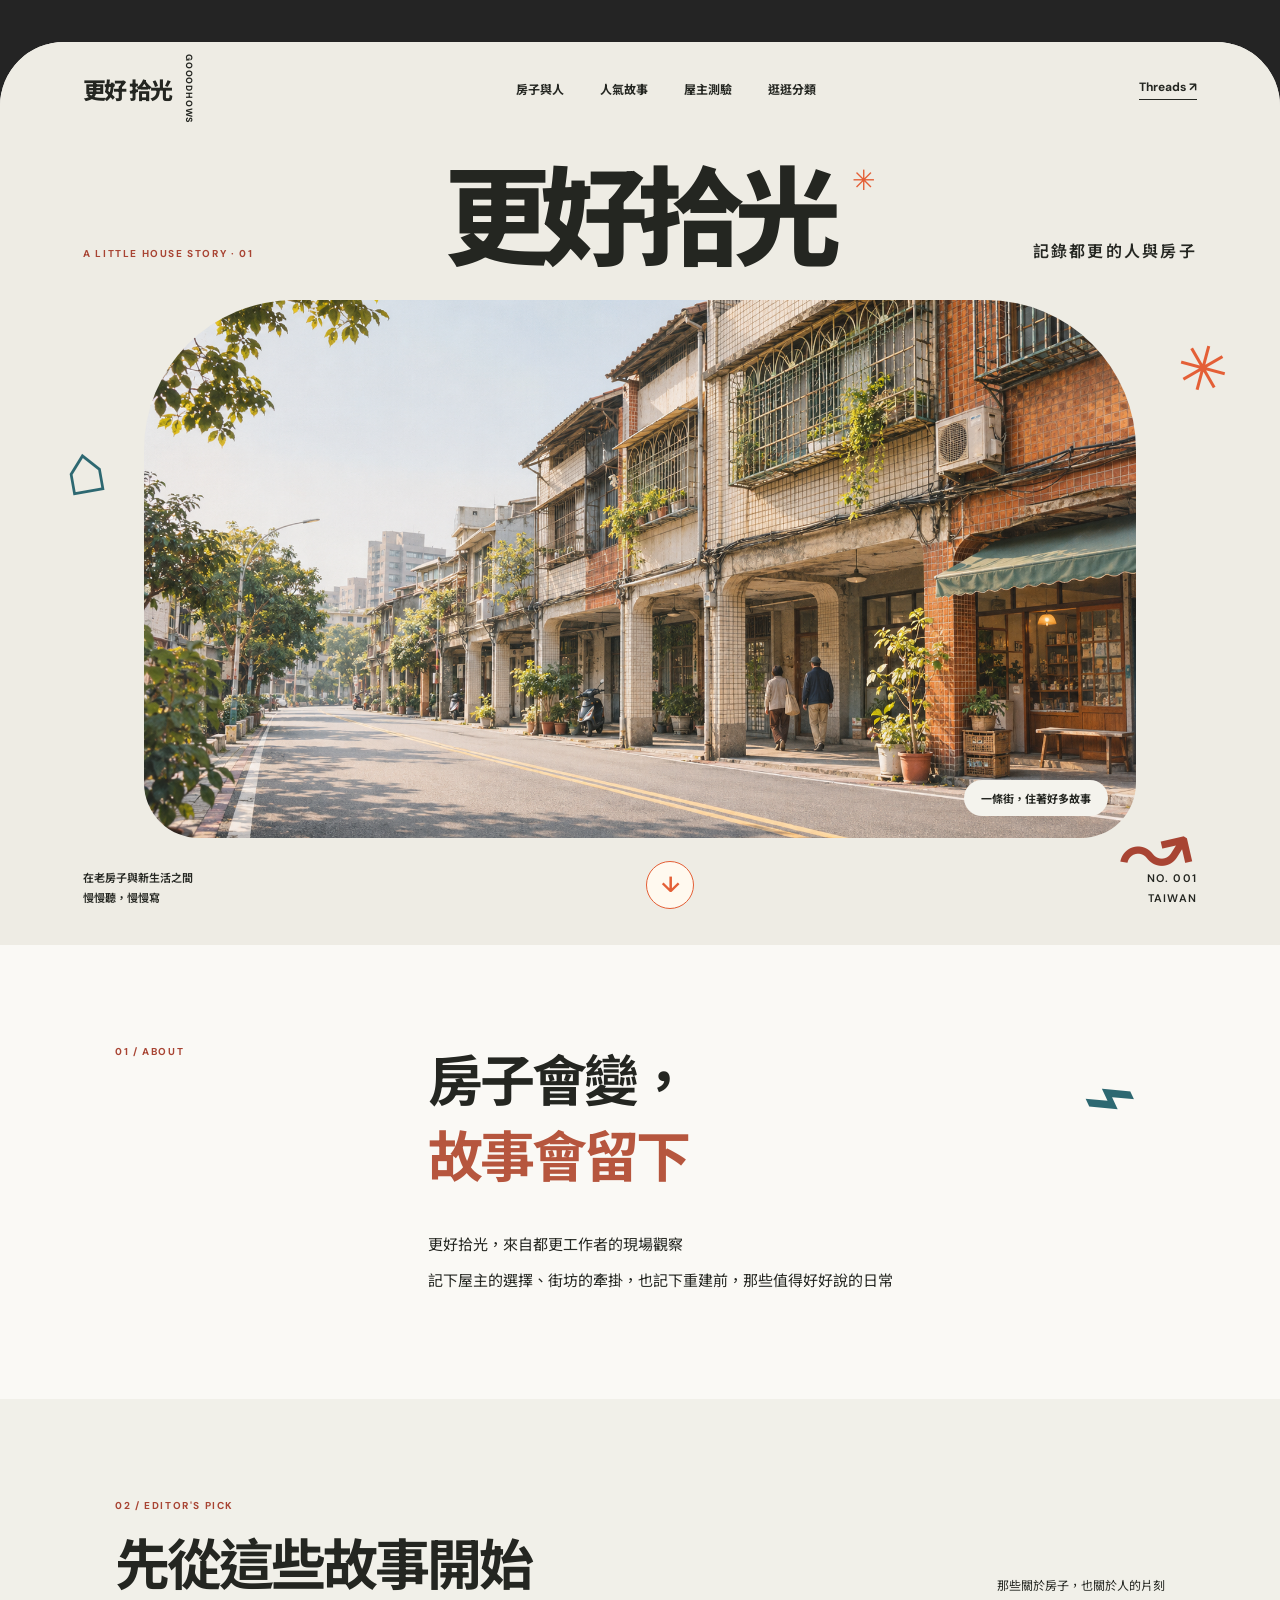
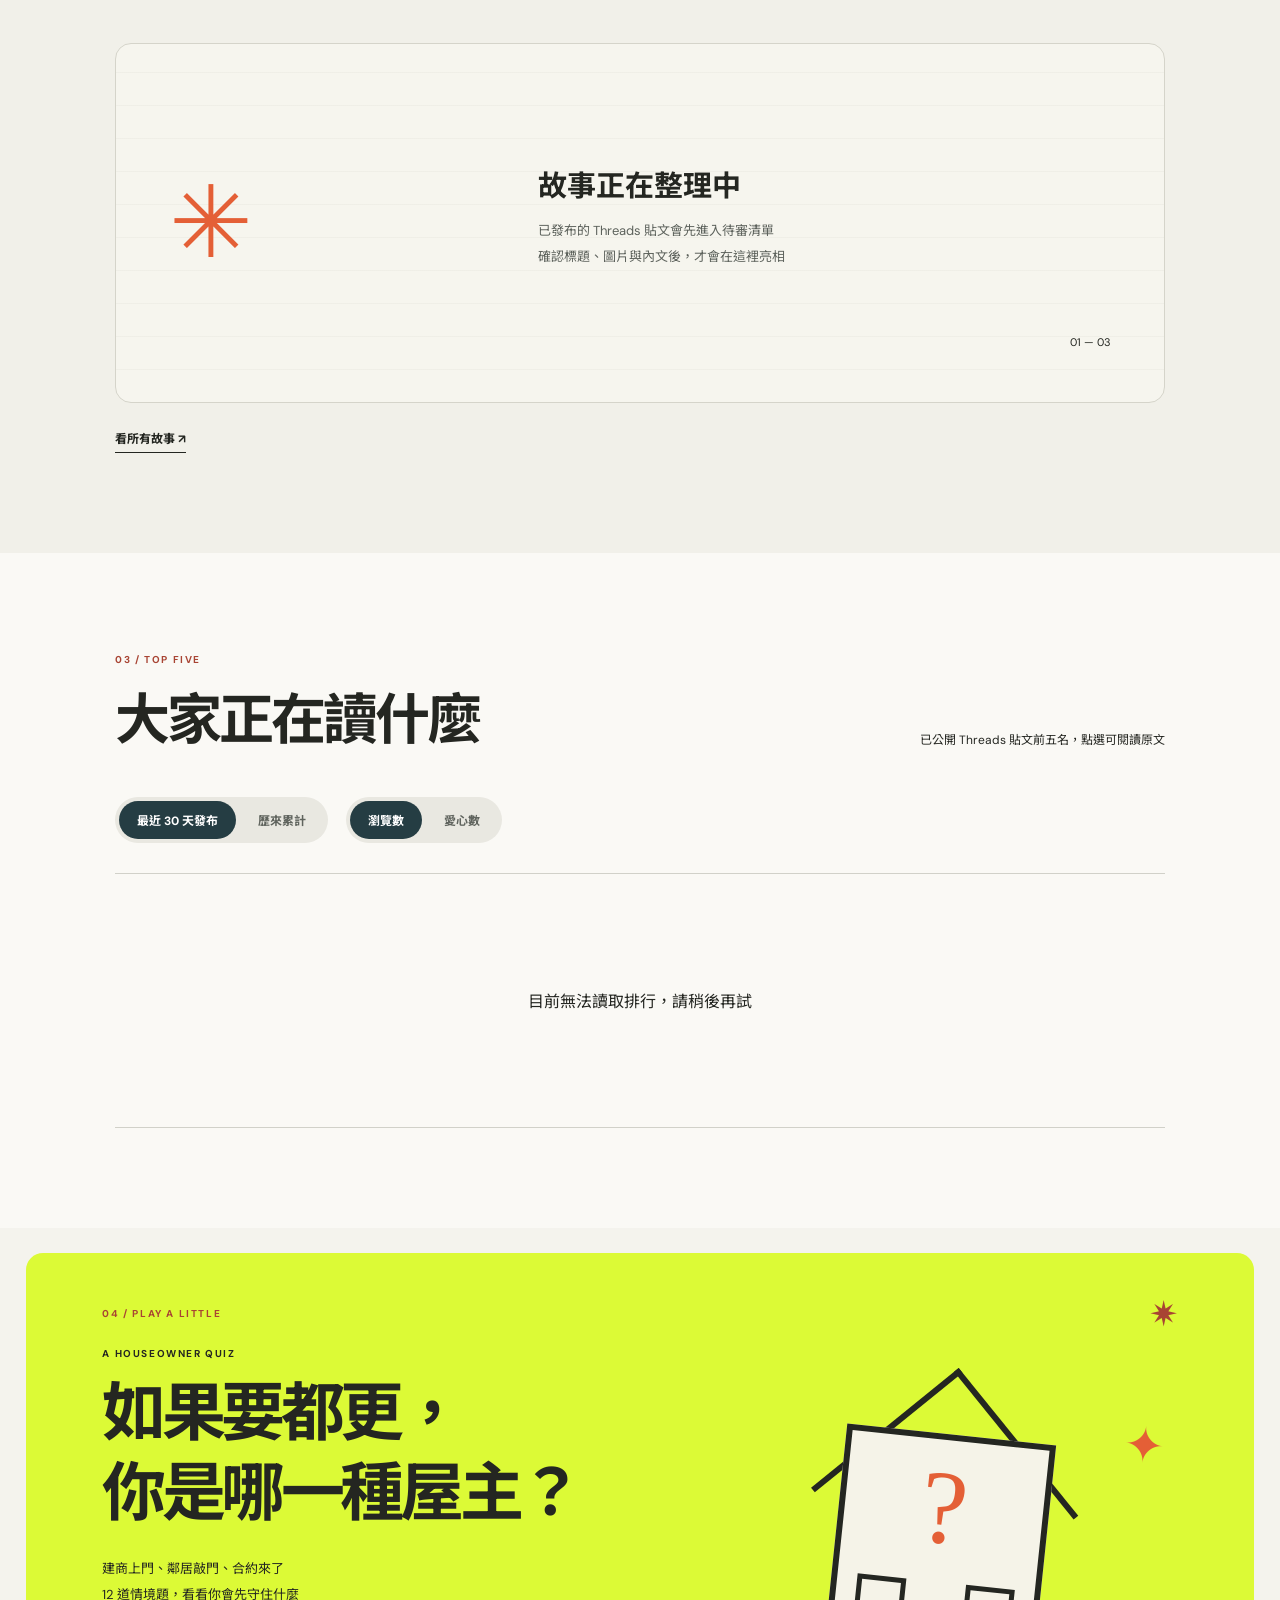
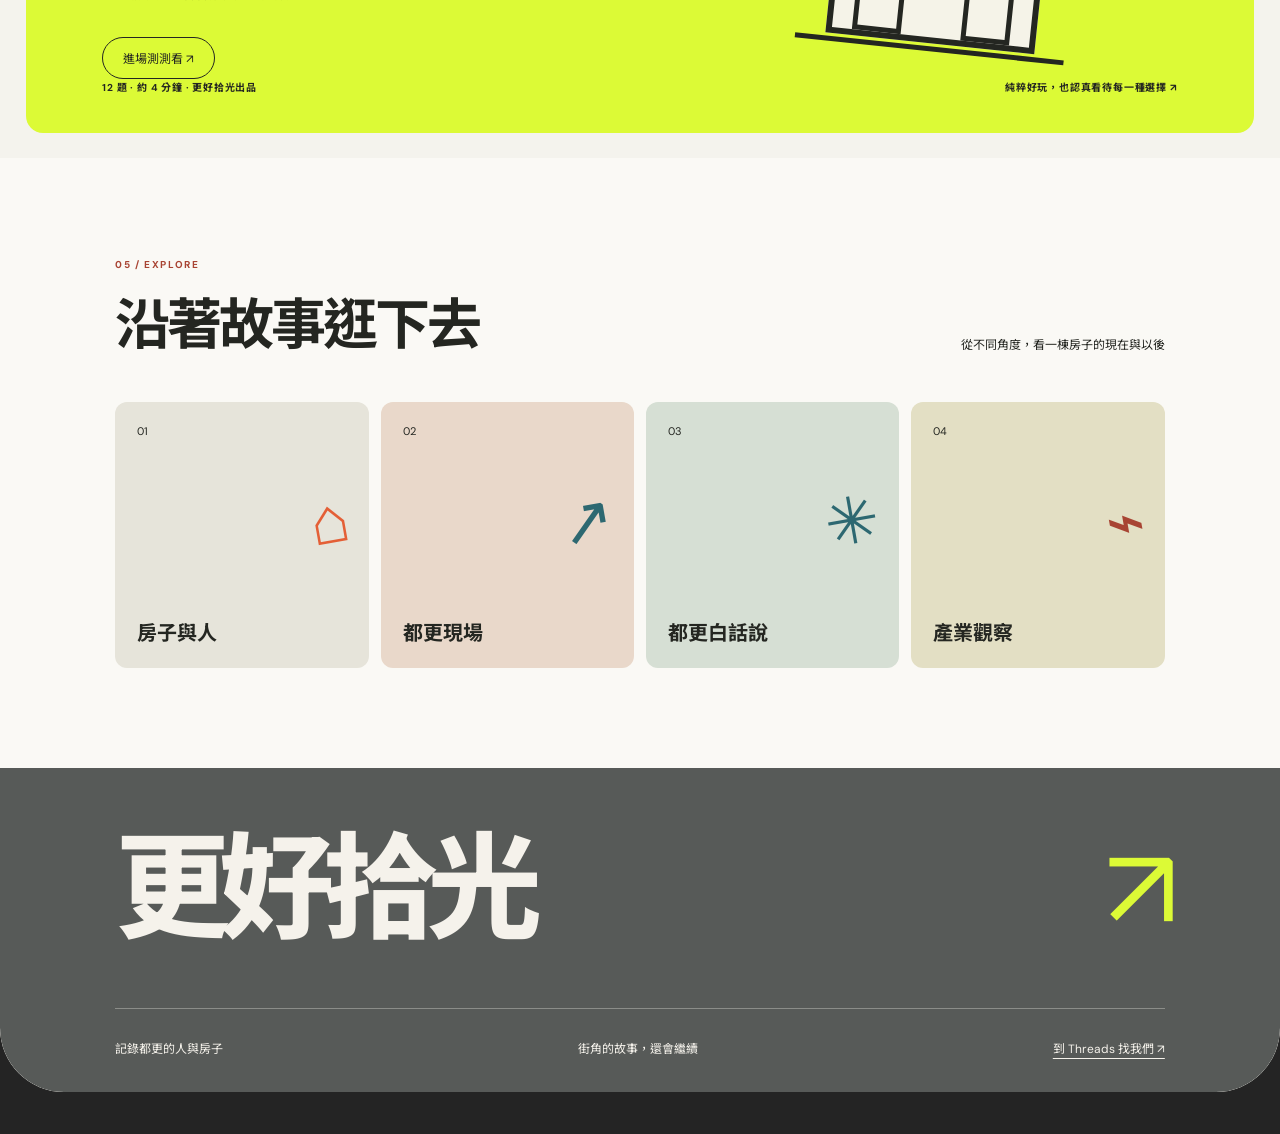
<file: index.html>
<!doctype html>
<html lang="zh-Hant">
<head>
  <meta charset="utf-8">
  <meta name="viewport" content="width=device-width, initial-scale=1">
  <meta name="theme-color" content="#eeece4">
  <meta name="description" content="更好拾光，記錄都更的人與房子">
  <title>更好拾光｜記錄都更的人與房子</title>
  <link rel="preconnect" href="https://fonts.googleapis.com">
  <link rel="preconnect" href="https://fonts.gstatic.com" crossorigin>
  <link href="https://fonts.googleapis.com/css2?family=DM+Sans:wght@400;500;600;700&family=Noto+Sans+TC:wght@400;500;600;700;800&display=swap" rel="stylesheet">
  <link rel="stylesheet" href="styles.css">
</head>
<body>
  <div class="site-shell">
    <header class="site-header">
      <a class="wordmark" href="#top" aria-label="更好拾光，回首頁"><span>更好</span><span>拾光</span><small>GOOODHOWS</small></a>
      <nav aria-label="主要選單"><a href="#stories">房子與人</a><a href="#ranking">人氣故事</a><a href="#quiz">屋主測驗</a><a href="#topics">逛逛分類</a></nav>
      <a class="header-social" href="https://www.threads.net/@gooodhows" target="_blank" rel="noopener noreferrer">Threads <span aria-hidden="true">↗</span></a>
    </header>

    <main id="top">
      <section class="hero" aria-labelledby="hero-title">
        <div class="hero-copy"><span class="eyebrow">A LITTLE HOUSE STORY · 01</span><h1 id="hero-title">更好拾光<span class="hero-dot" aria-hidden="true">✳</span></h1><p>記錄都更的人與房子</p></div>
        <div class="hero-image-wrap"><img src="street-hero.png" alt="台灣街區與老屋的生成示意畫面，兩位行人走在騎樓下" fetchpriority="high"><span class="image-caption">一條街，住著好多故事</span></div>
        <span class="doodle doodle-house" aria-hidden="true">⌂</span><span class="doodle doodle-star" aria-hidden="true">✳</span><span class="doodle doodle-arrow" aria-hidden="true">↝</span>
        <div class="hero-bottom"><span>在老房子與新生活之間<br>慢慢聽，慢慢寫</span><a href="#stories" class="round-link" aria-label="往下閱讀故事">↓</a><span class="issue-number">NO. 001<br>TAIWAN</span></div>
      </section>

      <section class="intro section-pad" aria-labelledby="intro-title"><div class="section-index">01 / ABOUT</div><div><h2 id="intro-title">房子會變，<br><em>故事會留下</em></h2><p>更好拾光，來自都更工作者的現場觀察<br>記下屋主的選擇、街坊的牽掛，也記下重建前，那些值得好好說的日常</p></div><span class="intro-mark" aria-hidden="true">⌁</span></section>

      <section class="stories section-pad" id="stories" aria-labelledby="stories-title"><div class="section-heading"><div><span class="section-index">02 / EDITOR'S PICK</span><h2 id="stories-title">先從這些故事開始</h2></div><p>那些關於房子，也關於人的片刻</p></div><div id="featured-stories" class="story-empty"><span class="story-illustration" aria-hidden="true">✳</span><div><strong>故事正在整理中</strong><p>已發布的 Threads 貼文會先進入待審清單<br>確認標題、圖片與內文後，才會在這裡亮相</p></div><span class="story-count">01 — 03</span></div><a class="text-link" href="articles.html">看所有故事 ↗</a></section>

      <section class="ranking section-pad" id="ranking" aria-labelledby="ranking-title"><div class="section-heading"><div><span class="section-index">03 / TOP FIVE</span><h2 id="ranking-title">大家正在讀什麼</h2></div><p>已公開 Threads 貼文前五名，點選可閱讀原文</p></div><div class="ranking-controls"><div class="segmented" role="group" aria-label="排行榜期間"><button type="button" class="active" data-group="period" data-value="recent" aria-pressed="true">最近 30 天發布</button><button type="button" data-group="period" data-value="all" aria-pressed="false">歷來累計</button></div><div class="segmented" role="group" aria-label="排行榜指標"><button type="button" class="active" data-group="metric" data-value="views" aria-pressed="true">瀏覽數</button><button type="button" data-group="metric" data-value="likes" aria-pressed="false">愛心數</button></div></div><div id="ranking-list" class="ranking-empty" aria-live="polite"><span>01<br>02<br>03<br>04<br>05</span><p>正在讀取 Threads 排行<br><small>數據同步時間會一起標示</small></p></div></section>

      <section class="quiz" id="quiz" aria-labelledby="quiz-title"><div class="quiz-head"><span class="section-index">04 / PLAY A LITTLE</span><span class="quiz-spark" aria-hidden="true">✷</span></div><div class="quiz-body"><div><p class="quiz-overline">A HOUSEOWNER QUIZ</p><h2 id="quiz-title">如果要都更，<br>你是哪一種屋主？</h2><p>建商上門、鄰居敲門、合約來了<br>12 道情境題，看看你會先守住什麼</p><a class="quiz-note quiz-entry" href="quiz.html">進場測測看 ↗</a></div><div class="quiz-art" aria-hidden="true"><div class="quiz-roof"></div><div class="quiz-home"><span>?</span><i></i><i></i></div><div class="quiz-ground"></div><span class="quiz-mini">✦</span></div></div><div class="quiz-foot"><span>12 題 · 約 4 分鐘 · 更好拾光出品</span><span>純粹好玩，也認真看待每一種選擇 ↗</span></div></section>

      <section class="topics section-pad" id="topics" aria-labelledby="topics-title"><div class="section-heading"><div><span class="section-index">05 / EXPLORE</span><h2 id="topics-title">沿著故事逛下去</h2></div><p>從不同角度，看一棟房子的現在與以後</p></div><div class="topic-grid"><a class="topic-card" href="articles.html?category=房子與人"><span>01</span><strong>房子與人</strong><b aria-hidden="true">⌂</b></a><a class="topic-card" href="articles.html?category=都更現場"><span>02</span><strong>都更現場</strong><b aria-hidden="true">↗</b></a><a class="topic-card" href="articles.html?category=都更白話說"><span>03</span><strong>都更白話說</strong><b aria-hidden="true">✳</b></a><a class="topic-card" href="articles.html?category=產業觀察"><span>04</span><strong>產業觀察</strong><b aria-hidden="true">⌁</b></a></div></section>
    </main>

    <footer><div class="footer-title">更好拾光 <span>↗</span></div><div class="footer-bottom"><span>記錄都更的人與房子</span><span>街角的故事，還會繼續</span><a href="https://www.threads.net/@gooodhows" target="_blank" rel="noopener noreferrer">到 Threads 找我們 ↗</a></div></footer>
  </div>
  <script src="config.js" defer></script>
  <script src="main.js" defer></script>
</body>
</html>
</file>
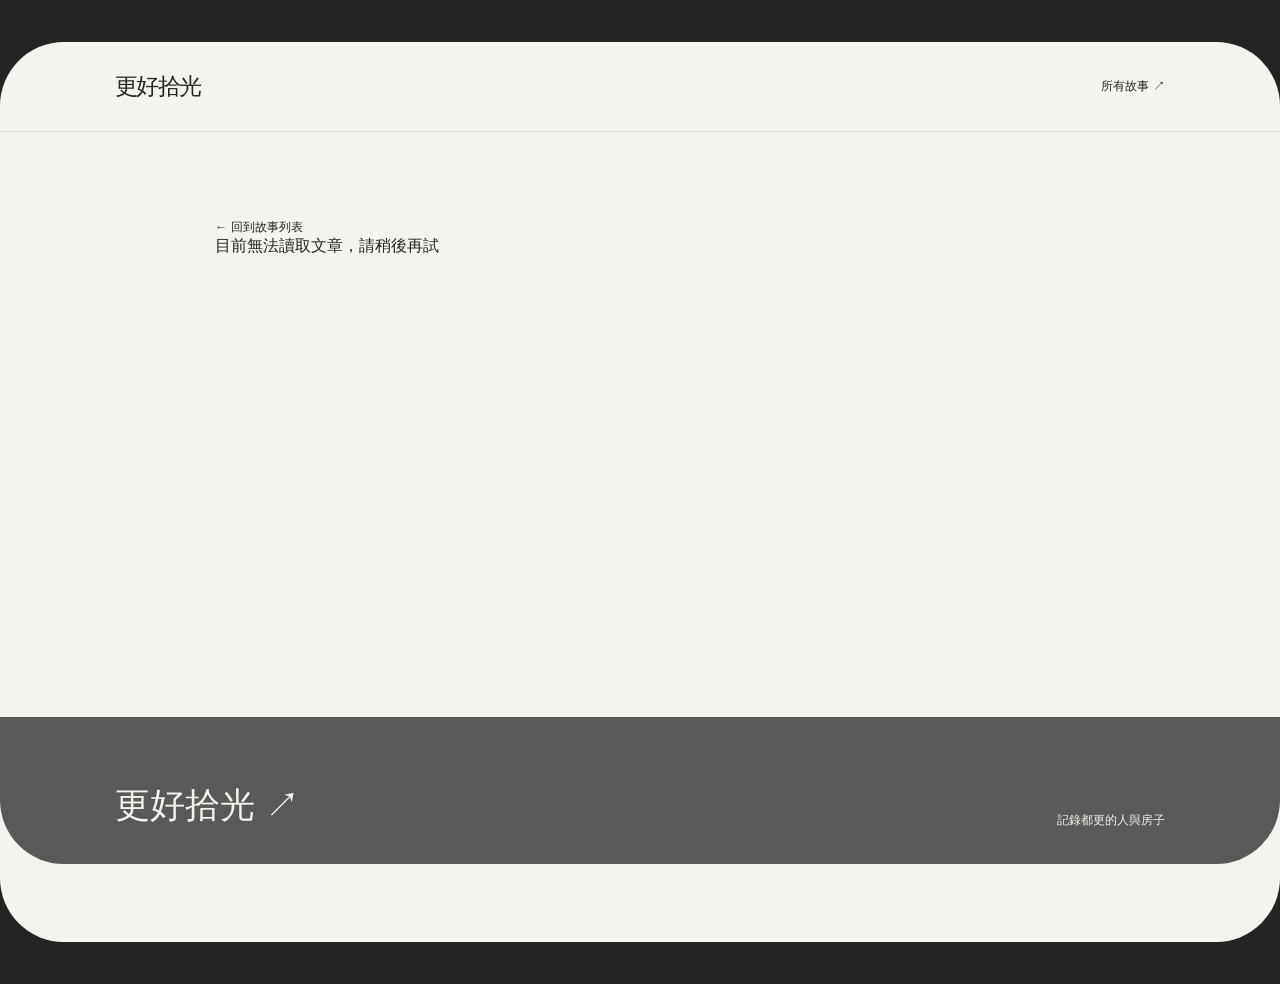
<file: article.html>
<!doctype html><html lang="zh-Hant"><head><meta charset="utf-8"><meta name="viewport" content="width=device-width,initial-scale=1"><title>故事｜更好拾光</title><link rel="stylesheet" href="styles.css"></head><body><div class="site-shell inner-shell"><header class="inner-header"><a href="index.html" class="wordmark">更好拾光</a><a href="articles.html">所有故事 ↗</a></header><main class="inner-main article-page"><a class="back-link" href="articles.html">← 回到故事列表</a><div id="article-content" aria-live="polite"><h1>正在讀取故事</h1></div></main><footer><a href="index.html">更好拾光 ↗</a><span>記錄都更的人與房子</span></footer></div><script src="config.js"></script><script src="story-blocks.js" defer></script><script src="articles.js" defer></script></body></html>
</file>
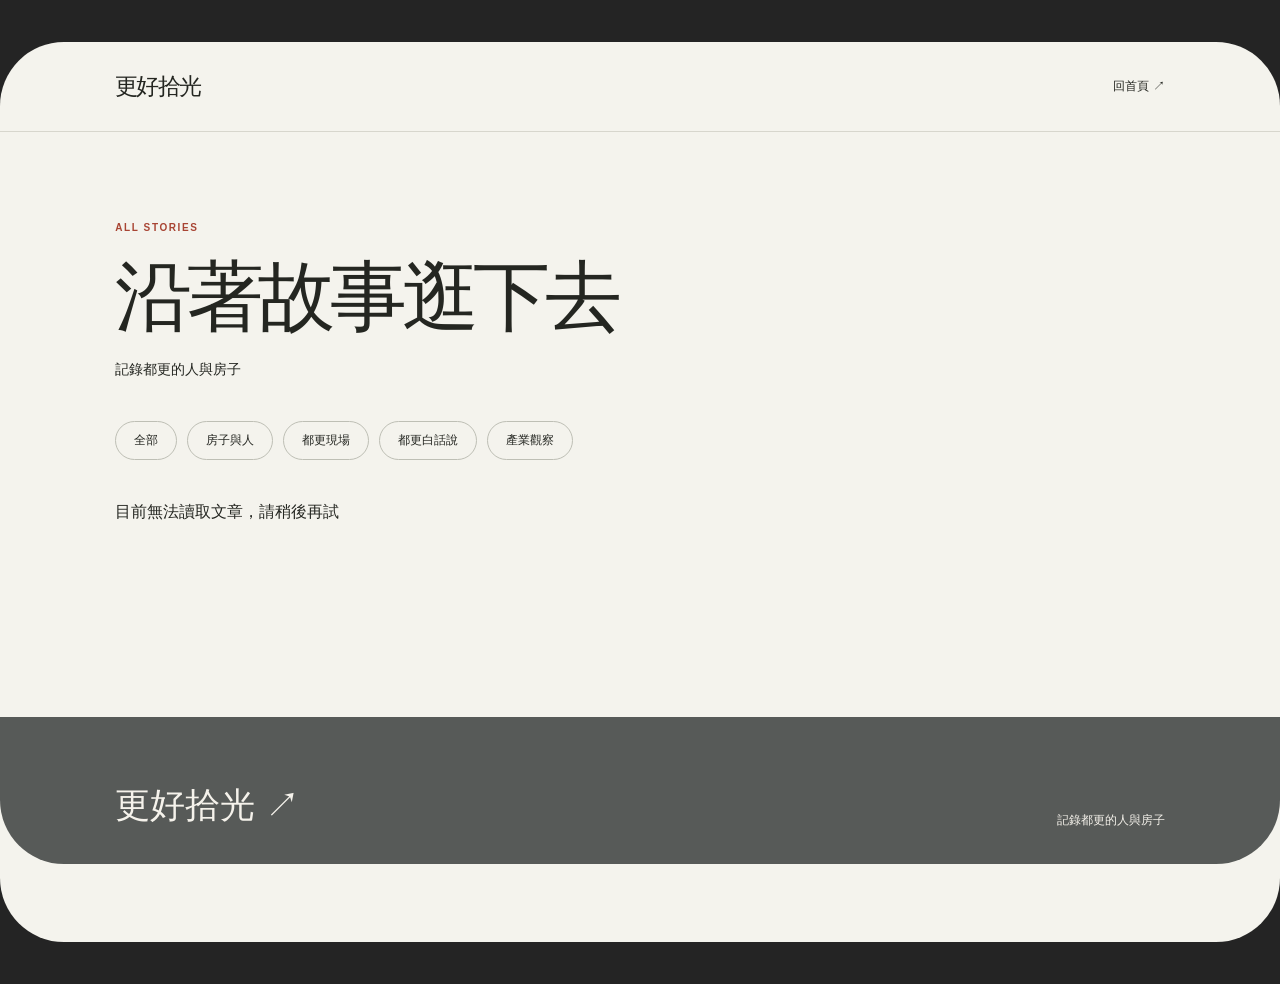
<file: articles.html>
<!doctype html><html lang="zh-Hant"><head><meta charset="utf-8"><meta name="viewport" content="width=device-width,initial-scale=1"><title>所有故事｜更好拾光</title><link rel="stylesheet" href="styles.css"></head><body><div class="site-shell inner-shell"><header class="inner-header"><a href="index.html" class="wordmark">更好拾光</a><a href="index.html">回首頁 ↗</a></header><main class="inner-main"><span class="section-index">ALL STORIES</span><h1>沿著故事逛下去</h1><p>記錄都更的人與房子</p><nav class="category-nav" aria-label="文章分類"><a href="articles.html">全部</a><a href="articles.html?category=房子與人">房子與人</a><a href="articles.html?category=都更現場">都更現場</a><a href="articles.html?category=都更白話說">都更白話說</a><a href="articles.html?category=產業觀察">產業觀察</a></nav><div id="article-list" class="article-grid" aria-live="polite">正在整理故事</div></main><footer><a href="index.html">更好拾光 ↗</a><span>記錄都更的人與房子</span></footer></div><script src="config.js"></script><script src="articles.js" defer></script></body></html>
</file>
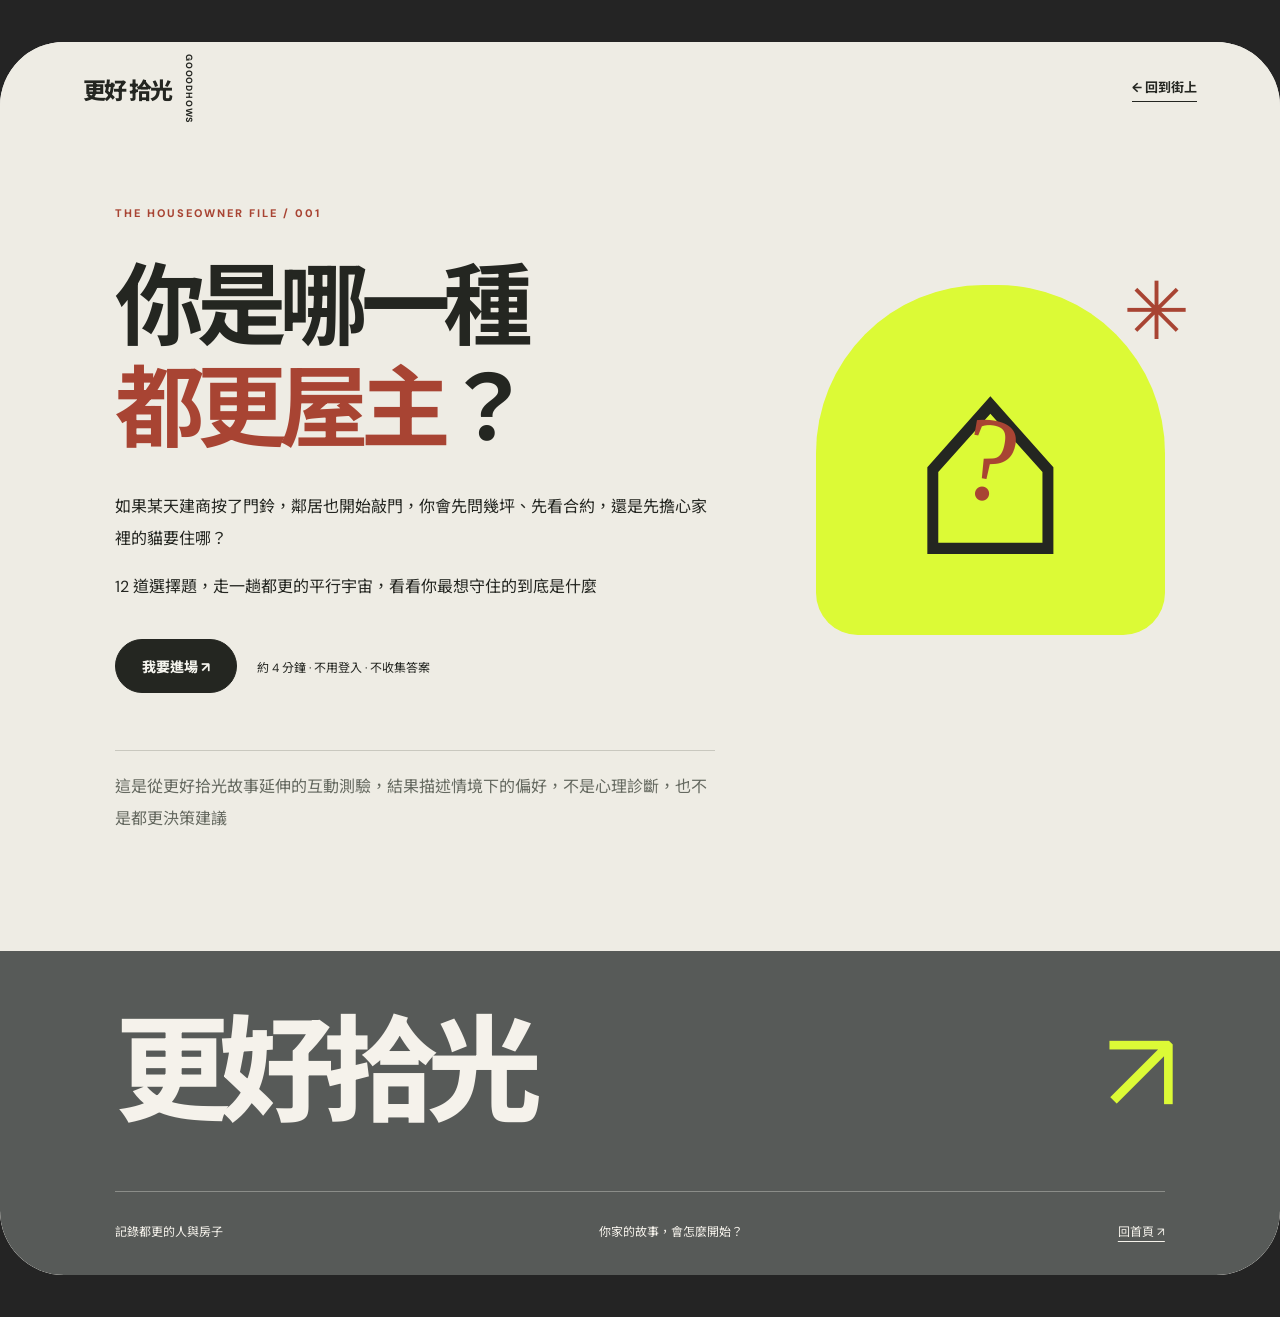
<file: quiz.html>
<!doctype html>
<html lang="zh-Hant">
<head>
  <meta charset="utf-8">
  <meta name="viewport" content="width=device-width, initial-scale=1">
  <meta name="theme-color" content="#eeece4">
  <meta name="description" content="12 道都更情境題，測測你是哪一種屋主">
  <title>都更屋主性格測驗｜更好拾光</title>
  <link rel="preconnect" href="https://fonts.googleapis.com">
  <link rel="preconnect" href="https://fonts.gstatic.com" crossorigin>
  <link href="https://fonts.googleapis.com/css2?family=DM+Sans:wght@400;500;600;700&family=Noto+Sans+TC:wght@400;500;600;700;800&display=swap" rel="stylesheet">
  <link rel="stylesheet" href="styles.css">
  <link rel="stylesheet" href="quiz.css">
</head>
<body>
  <div class="site-shell quiz-shell">
    <header class="site-header">
      <a class="wordmark" href="index.html" aria-label="更好拾光，回首頁"><span>更好</span><span>拾光</span><small>GOOODHOWS</small></a>
      <a class="quiz-exit" href="index.html#quiz">← 回到街上</a>
    </header>
    <main class="quiz-page">
      <section id="quiz-start" class="quiz-screen quiz-intro" aria-labelledby="quiz-page-title">
        <span class="quiz-kicker">THE HOUSEOWNER FILE / 001</span>
        <div class="quiz-intro-grid"><div>
          <h1 id="quiz-page-title">你是哪一種<br><em>都更屋主</em>？</h1>
          <p>如果某天建商按了門鈴，鄰居也開始敲門，你會先問幾坪、先看合約，還是先擔心家裡的貓要住哪？</p>
          <p>12 道選擇題，走一趟都更的平行宇宙，看看你最想守住的到底是什麼</p>
          <button class="quiz-primary" id="start-quiz" type="button">我要進場 ↗</button>
          <span class="quiz-time">約 4 分鐘 · 不用登入 · 不收集答案</span>
        </div><div class="quiz-intro-art" aria-hidden="true"><span>⌂</span><strong>?</strong><i>✳</i></div></div>
        <p class="quiz-disclaimer">這是從更好拾光故事延伸的互動測驗，結果描述情境下的偏好，不是心理診斷，也不是都更決策建議</p>
      </section>
      <section id="quiz-question" class="quiz-screen" hidden aria-labelledby="question-title">
        <div class="quiz-progress-line"><span id="progress-label">01 / 12</span><span>都更進行中 ✳</span></div>
        <div class="quiz-progress-track" role="progressbar" aria-label="答題進度" aria-valuemin="0" aria-valuemax="12" aria-valuenow="0"><span id="progress-fill"></span></div>
        <span class="quiz-kicker" id="question-scene"></span>
        <h1 id="question-title" tabindex="-1"></h1>
        <p id="question-context" class="question-context"></p>
        <div id="question-options" class="question-options" role="group" aria-labelledby="question-title"></div>
        <button id="previous-question" class="quiz-back" type="button">← 上一題</button>
      </section>
      <section id="quiz-result" class="quiz-screen" hidden aria-labelledby="result-title">
        <div class="result-top"><span class="quiz-kicker">YOUR HOUSEOWNER FILE</span><button id="restart-quiz" class="quiz-back" type="button">再玩一次 ↺</button></div>
        <div class="result-card" id="result-card">
          <span class="result-stamp">更好拾光 · 屋主觀察檔案</span>
          <div class="result-symbol" aria-hidden="true">⌂</div>
          <p class="result-code" id="result-code"></p>
          <h1 id="result-title" tabindex="-1"></h1>
          <p id="result-tagline" class="result-tagline"></p>
          <p id="result-description" class="result-description"></p>
        </div>
        <h2>你的四個選擇傾向</h2>
        <div id="result-axes" class="result-axes"></div>
        <div class="result-notes"><div><h2>你的強項</h2><p id="result-strength"></p></div><div><h2>這件事也值得想想</h2><p id="result-blindspot"></p></div></div>
        <div class="result-story"><span class="quiz-kicker">STORY BEHIND THE QUIZ</span><h2>這些選擇，故事裡有人遇過</h2><p>題目取材自更好拾光的都更故事，角色與情節僅供情境思考</p><div id="result-links"></div></div>
        <div class="result-actions"><button id="share-result" class="quiz-primary" type="button">分享我的屋主檔案 ↗</button><button id="copy-result" class="quiz-secondary" type="button">複製結果文字</button></div>
        <p id="share-message" class="share-message" role="status" aria-live="polite"></p>
        <p class="quiz-disclaimer">同一個人在不同基地、人生階段或條件下，可能做不同選擇；測驗不評價誰比較適合都更</p>
      </section>
    </main>
    <footer><div class="footer-title">更好拾光 <span>↗</span></div><div class="footer-bottom"><span>記錄都更的人與房子</span><span>你家的故事，會怎麼開始？</span><a href="index.html">回首頁 ↗</a></div></footer>
  </div>
  <script src="config.js"></script>
  <script src="quiz.js" defer></script>
</body>
</html>
</file>
<file: styles.css>
:root{font-family:'DM Sans','Noto Sans TC',sans-serif;color:#242621;background:#242424;font-synthesis:none}*{box-sizing:border-box}html{scroll-behavior:smooth}body{margin:0}a{color:inherit;text-decoration:none}button{font:inherit}img{display:block;max-width:100%}.site-shell{max-width:1440px;margin:42px auto;background:#f4f3ed;border-radius:64px;overflow:hidden}.site-header{height:94px;padding:0 6.5%;display:flex;align-items:center;justify-content:space-between;gap:32px;background:#eeece4}.wordmark{display:flex;align-items:center;gap:3px;font-weight:800;font-size:23px;letter-spacing:-.08em;white-space:nowrap}.wordmark span:nth-child(2){margin-right:9px}.wordmark small{font-size:9px;letter-spacing:.09em;writing-mode:vertical-rl;line-height:1.1}.site-header nav{display:flex;gap:36px;font-size:12px;font-weight:700}.site-header nav a,.header-social{transition:opacity .2s}.site-header nav a:hover,.header-social:hover{opacity:.55}.header-social{font-size:12px;font-weight:700;border-bottom:1px solid;padding-bottom:4px;white-space:nowrap}.hero{min-height:720px;background:#eeece4;position:relative;padding:10px 6.5% 36px}.hero-copy{position:relative;z-index:2;display:flex;align-items:baseline;justify-content:space-between;gap:18px}.eyebrow,.section-index,.quiz-overline{font-size:10px;font-weight:700;letter-spacing:.16em}.hero h1{font-size:clamp(54px,8.4vw,126px);font-weight:800;letter-spacing:-.105em;line-height:1.1;margin:15px 0 24px;white-space:nowrap}.hero-dot{display:inline-block;color:#ca5a3d;font-size:.26em;vertical-align:top;transform:translate(22px,5px)}.hero-copy p{font-size:16px;letter-spacing:.14em;font-weight:600;white-space:nowrap}.hero-image-wrap{position:relative;width:89%;height:clamp(350px,42vw,550px);margin:-3px auto 0;border-radius:150px 150px 55px 55px;overflow:hidden}.hero-image-wrap img{width:100%;height:100%;object-fit:cover;object-position:50% 55%}.image-caption{position:absolute;bottom:22px;right:28px;border-radius:100px;background:#f4f3ed;padding:10px 17px;font-size:11px;font-weight:700}.doodle{position:absolute;z-index:3;font-family:Georgia,serif;font-weight:400;line-height:1;color:#292c28;pointer-events:none}.doodle-house{font-size:70px;left:5%;top:37%;transform:rotate(-10deg)}.doodle-star{font-size:62px;right:4%;top:25%;transform:rotate(15deg)}.doodle-arrow{font-size:87px;right:7%;bottom:52px;transform:rotate(-13deg)}.hero-bottom{display:flex;justify-content:space-between;align-items:end;padding-top:23px;font-size:11px;font-weight:600;line-height:1.8}.round-link{width:48px;height:48px;display:grid;place-items:center;border:1px solid #333;border-radius:50%;font-size:22px;transition:transform .2s,background .2s}.round-link:hover{transform:translateY(4px);background:#dfe3c9}.issue-number{text-align:right;letter-spacing:.1em}.section-pad{padding:100px 9%}.intro{background:#faf9f5;display:grid;grid-template-columns:1fr 2.2fr .3fr;gap:30px;align-items:start}.intro h2,.section-heading h2{font-size:clamp(31px,4.3vw,62px);letter-spacing:-.055em;line-height:1.38;margin:0;font-weight:700}.intro h2 em{color:#b6563e;font-style:normal}.intro p{font-size:15px;line-height:2.4;margin:30px 0 0}.intro-mark{font-family:Georgia,serif;font-size:90px;line-height:1;transform:rotate(-25deg)}.stories{background:#f1f0e9}.section-heading{display:flex;align-items:end;justify-content:space-between;gap:25px;margin-bottom:38px}.section-heading .section-index{display:block;margin-bottom:17px}.section-heading p{font-size:12px;line-height:1.8;margin:0 0 7px}.story-empty{height:360px;border:1px solid #d5d4ca;border-radius:16px;background:repeating-linear-gradient(0deg,transparent 0 32px,#e9e8e0 33px),#f6f5ee;display:flex;align-items:center;justify-content:space-between;padding:5%;gap:25px}.story-illustration{font-family:Georgia,serif;font-size:100px;color:#ba684f}.story-empty strong{font-size:29px}.story-empty p{font-size:13px;line-height:2;color:#5d625c}.story-count{font-size:11px;align-self:end;white-space:nowrap}.ranking{background:#faf9f5}.ranking-controls{display:flex;gap:18px;flex-wrap:wrap;margin-bottom:30px}.segmented{display:inline-flex;gap:4px;background:#e9e8e1;padding:4px;border-radius:100px}.segmented button{border:0;border-radius:100px;background:transparent;padding:10px 18px;cursor:pointer;font-size:12px;font-weight:700;color:#60645e}.segmented button.active{background:#253d43;color:#fff}.segmented button:focus-visible,.round-link:focus-visible,a:focus-visible{outline:3px solid #b6563e;outline-offset:3px}.ranking-empty{min-height:255px;border-top:1px solid #d1d1c9;border-bottom:1px solid #d1d1c9;display:flex;align-items:center;justify-content:center;gap:70px}.ranking-empty span{font-size:20px;line-height:1.7;color:#b1b2a9;font-weight:700}.ranking-empty p{font-size:20px;font-weight:700;line-height:1.7}.ranking-empty small{font-size:12px;color:#72746e;font-weight:400}.quiz{background:#dcfa36;margin:25px 2%;border-radius:17px;padding:38px 6% 30px;position:relative;overflow:hidden;min-height:480px}.quiz-head,.quiz-foot{display:flex;justify-content:space-between;align-items:center}.quiz-spark{font-size:35px}.quiz-body{display:grid;grid-template-columns:1.3fr 1fr;align-items:center;min-height:340px}.quiz-overline{margin-bottom:14px}.quiz h2{font-size:clamp(38px,5vw,75px);line-height:1.25;letter-spacing:-.07em;margin:0 0 22px}.quiz-body p:not(.quiz-overline){font-size:13px;line-height:2}.quiz-note{display:inline-block;border:1px solid #242621;border-radius:100px;padding:11px 20px;font-size:12px;margin-top:16px}.quiz-art{height:310px;position:relative;display:grid;place-items:center;transform:rotate(6deg)}.quiz-roof{width:190px;height:190px;border-top:6px solid;border-left:6px solid;transform:rotate(45deg) translate(45px,45px);position:absolute;top:-10px}.quiz-home{width:210px;height:210px;border:6px solid;background:#f5f3e8;position:absolute;bottom:19px;display:flex;justify-content:center;align-items:flex-start}.quiz-home span{font-family:Georgia,serif;font-size:105px;line-height:1.3}.quiz-home i{position:absolute;bottom:0;width:49px;height:56px;border:5px solid}.quiz-home i:first-of-type{left:20px}.quiz-home i:last-of-type{right:20px}.quiz-ground{width:270px;border-top:5px solid;position:absolute;bottom:11px}.quiz-mini{position:absolute;font-size:49px;right:20px;top:40px}.quiz-foot{font-size:10px;font-weight:700;letter-spacing:.08em}.topics{background:#faf9f5}.topic-grid{display:grid;grid-template-columns:repeat(4,1fr);gap:12px}.topic-card{aspect-ratio:1/1.05;background:#e6e4da;border-radius:12px;padding:22px;display:flex;flex-direction:column;justify-content:space-between;position:relative}.topic-card:nth-child(2){background:#e9d8ca}.topic-card:nth-child(3){background:#d6dfd4}.topic-card:nth-child(4){background:#e3dfc4}.topic-card span{font-size:11px}.topic-card strong{font-size:20px}.topic-card b{position:absolute;right:20px;top:31%;font-family:Georgia,serif;font-size:65px;font-weight:400;transform:rotate(-10deg)}footer{background:#575a58;color:#f5f2eb;padding:65px 9% 35px;border-radius:0 0 64px 64px}.footer-title{font-size:clamp(50px,9vw,120px);font-weight:800;letter-spacing:-.095em;line-height:1;border-bottom:1px solid #8b8d89;padding-bottom:60px;display:flex;justify-content:space-between}.footer-title span{font-weight:400}.footer-bottom{padding-top:30px;display:flex;justify-content:space-between;gap:20px;font-size:12px}.footer-bottom a{text-decoration:underline;text-underline-offset:5px}@media(max-width:850px){.site-shell{margin:16px;border-radius:34px}.site-header{height:80px}.site-header nav{gap:14px}.site-header nav a{font-size:10px}.hero{min-height:0}.hero-copy{display:block}.hero-copy p{margin:0 0 20px}.hero-image-wrap{width:100%;height:440px;border-radius:90px 90px 36px 36px}.intro{grid-template-columns:1fr 2fr}.intro-mark{display:none}.topic-grid{grid-template-columns:repeat(2,1fr)}footer{border-radius:0 0 34px 34px}}@media(max-width:600px){.site-shell{margin:0;border-radius:0}.site-header{padding:16px 6%;height:auto}.wordmark{font-size:19px}.wordmark small{font-size:7px}.site-header nav{display:none}.header-social{font-size:11px}.hero{padding:22px 6% 32px}.hero h1{font-size:clamp(54px,14vw,80px);margin:16px 0 10px}.hero-copy p{font-size:13px}.hero-image-wrap{height:420px;width:100%;border-radius:90px 90px 24px 24px}.hero-image-wrap img{object-position:60% center}.image-caption{font-size:10px;right:10px;bottom:12px}.doodle-house{font-size:43px;left:1%;top:45%}.doodle-star{font-size:42px;right:0;top:31%}.doodle-arrow{font-size:55px;right:6%;bottom:20px}.hero-bottom{font-size:10px}.issue-number{display:none}.section-pad{padding:76px 7%}.intro{display:block}.intro h2{margin-top:24px}.intro p{font-size:13px}.section-heading{display:block}.section-heading p{margin-top:12px}.story-empty{height:310px;display:block;padding:28px}.story-illustration{display:block;font-size:60px;height:72px}.story-empty strong{font-size:23px}.story-empty p{font-size:12px}.story-count{display:none}.ranking-controls{display:block}.segmented{margin-bottom:10px}.ranking-empty{gap:30px}.ranking-empty p{font-size:16px}.quiz{margin:0 3%;padding:28px 7%;min-height:0}.quiz-body{display:block}.quiz h2{font-size:42px}.quiz-art{height:260px;transform:scale(.75) rotate(6deg);margin:-20px auto}.quiz-foot{display:block;line-height:2}.quiz-foot span{display:block}.topic-grid{gap:8px}.topic-card{padding:15px}.topic-card strong{font-size:16px}.topic-card b{font-size:42px}footer{border-radius:0;padding:60px 7% 30px}.footer-title{padding-bottom:40px}.footer-bottom{display:grid;gap:12px}}
:root{--paper:#f4f3ed}
.text-link{display:inline-block;margin-top:26px;font-size:12px;font-weight:700;border-bottom:1px solid;padding-bottom:5px}
.featured-grid{display:grid;grid-template-columns:repeat(3,1fr);gap:18px}
.story-card{display:flex;flex-direction:column;gap:13px;min-width:0}
.story-card-image{aspect-ratio:4/3;background:#e1dacc;border-radius:13px;display:grid;place-items:center;font-size:90px;font-family:Georgia,serif;overflow:hidden}
.story-card-image img,.article-tile-cover img{width:100%;height:100%;object-fit:cover}
.story-card span{font-size:11px}.story-card strong{font-size:20px;line-height:1.5}
.ranking-rows{border-top:1px solid #d1d1c9}.ranking-rows a{min-height:84px;border-bottom:1px solid #d1d1c9;display:grid;grid-template-columns:50px 1fr 110px 125px;align-items:center;gap:20px}.ranking-rows a:hover{background:#f2f0e9}.ranking-rows b{font-size:25px;color:#b6563e}.ranking-rows span{font-weight:700}.ranking-rows strong{text-align:right}.ranking-rows small{text-align:right;color:#757770}
.inner-shell{min-height:100vh}.inner-header{height:90px;display:flex;justify-content:space-between;align-items:center;padding:0 9%;border-bottom:1px solid #d7d6cd}.inner-header>a:last-child{font-size:12px;font-weight:700}.inner-main{min-height:65vh;padding:85px 9% 120px}.inner-main h1{font-size:clamp(38px,6vw,82px);letter-spacing:-.07em;line-height:1.3;margin:12px 0}.inner-main>p{font-size:14px}.inner-shell footer{display:flex;justify-content:space-between;align-items:end;font-size:12px}.inner-shell footer a{font-size:35px;font-weight:800}.category-nav{display:flex;flex-wrap:wrap;gap:10px;margin:42px 0}.category-nav a{border:1px solid #bebfb5;border-radius:30px;padding:10px 18px;font-size:12px}.category-nav a:hover{background:#dce8bc}.article-grid{display:grid;grid-template-columns:repeat(3,1fr);gap:18px}.article-tile{display:flex;flex-direction:column;gap:12px}.article-tile-cover{aspect-ratio:4/3;background:#e4e1d5;border-radius:14px;overflow:hidden;display:grid;place-items:center;font:90px Georgia,serif}.article-tile small{color:#70726c}.article-tile strong{font-size:20px;line-height:1.4}.article-tile span{font-size:12px;text-decoration:underline;text-underline-offset:4px}.article-page{max-width:1000px;margin:auto}.back-link{font-size:12px}.article-title{margin:45px 0}.article-title h1{max-width:800px}.article-cover{width:100%;max-height:550px;object-fit:cover;border-radius:15px}.article-body{white-space:pre-wrap;line-height:2.2;font-size:17px;max-width:760px;margin:55px auto}.article-stats{display:flex;flex-wrap:wrap;gap:24px;border-top:1px solid #d1d1c9;padding-top:24px;font-size:13px}.article-stats small{color:#74766f}.share-button{display:block;margin:35px 0 0;background:#254047;color:white;border:0;border-radius:40px;padding:13px 22px;cursor:pointer;font:inherit;font-size:13px}
@media(max-width:700px){.featured-grid,.article-grid{grid-template-columns:1fr}.ranking-rows a{grid-template-columns:35px 1fr 70px;gap:10px;padding:13px 0}.ranking-rows small{grid-column:2/-1;text-align:left}.inner-main{padding:60px 7% 90px}.inner-header{padding:0 7%}.article-body{font-size:15px}.inner-shell footer{display:block}.inner-shell footer span{display:block;margin-top:20px}}
.admin-main h1{margin-bottom:0}.admin-main>p{margin-bottom:35px}.admin-panel{background:#fff;border:1px solid #d7d6cd;border-radius:14px;padding:30px}.admin-panel h2{margin:0 0 25px}.admin-panel label{display:block;font-size:13px;font-weight:700;margin:0 0 20px}.admin-panel input:not([type=checkbox]),.admin-panel textarea,.admin-panel select{display:block;width:100%;padding:13px 15px;margin-top:8px;border:1px solid #b9bdb4;border-radius:8px;background:#fafaf7;font:inherit;font-size:14px}.admin-panel textarea{resize:vertical;line-height:1.8}.admin-panel button,.admin-actions button{border:0;border-radius:8px;padding:12px 18px;background:#254047;color:#fff;font:inherit;font-size:13px;cursor:pointer}.admin-panel button:hover,.admin-actions button:hover{opacity:.8}.admin-panel p{font-size:12px;line-height:1.7;color:#71736d}.admin-panel pre{white-space:pre-wrap;line-height:1.7;max-height:300px;overflow:auto}.admin-panel details{margin-top:30px}.admin-panel details a{display:inline-block;margin-top:10px}.admin-layout{display:grid;grid-template-columns:minmax(220px,320px) 1fr;gap:25px}.admin-actions{display:flex;justify-content:space-between;align-items:center;margin-bottom:18px}.draft-list{max-height:80vh;overflow:auto;border:1px solid #d7d6cd;border-radius:12px;background:#fff}.draft-item{width:100%;text-align:left;display:block;border:0;border-bottom:1px solid #e8e7de;padding:17px;background:transparent;cursor:pointer}.draft-item:hover,.draft-item.selected{background:#e4e8d3}.draft-item small{display:block;color:#a24f39;margin-bottom:6px}.draft-item strong{font-size:13px;line-height:1.5}.editor-buttons{display:flex;flex-wrap:wrap;gap:8px}.check-label{display:flex!important;align-items:center;gap:10px}.check-label input{width:18px;height:18px}.admin-panel [hidden],#dashboard[hidden],#login-panel[hidden],#editor-form[hidden]{display:none!important}@media(max-width:700px){.admin-layout{grid-template-columns:1fr}.draft-list{max-height:280px}}

/* 更好拾光的色彩點綴與窄螢幕版面 */
:root{--accent-orange:#e45f36;--accent-blue:#2d6871;--accent-lime:#dcfa36}
.hero-dot,.doodle-star,.story-illustration,.quiz-mini{color:var(--accent-orange)}
.doodle-house,.intro-mark,.topic-card:nth-child(3) b{color:var(--accent-blue)}
.doodle-arrow,.quiz-spark,.topic-card:nth-child(4) b{color:#a84433}
.topic-card:nth-child(1) b{color:var(--accent-orange)}
.topic-card:nth-child(2) b{color:var(--accent-blue)}
.round-link{border-color:var(--accent-orange);color:var(--accent-orange);background:#fff9ef}
.round-link:hover{background:var(--accent-orange);color:white}
.section-index,.eyebrow{color:#a84433}
.story-card-image{color:var(--accent-orange)}
.quiz-home span{color:var(--accent-orange)}
.footer-title span{color:var(--accent-lime)}
.topic-card{transition:transform .2s ease,box-shadow .2s ease}
.topic-card:hover{transform:translateY(-4px);box-shadow:0 10px 25px #2a302018}

@media(max-width:850px){
  .site-header{height:auto;min-height:80px;flex-wrap:wrap;row-gap:10px;padding-top:18px;padding-bottom:16px}
  .site-header nav{order:3;width:100%;justify-content:space-between;gap:8px}
  .site-header nav a{font-size:11px}
  .hero-copy{display:grid;grid-template-columns:1fr auto;align-items:end;column-gap:12px}
  .hero-copy .eyebrow{grid-column:1/-1}
  .hero-copy p{margin:0 0 17px;font-size:13px;white-space:normal;text-align:right;line-height:1.5}
  .hero h1{white-space:normal;overflow-wrap:anywhere}
}
@media(max-width:600px){
  .site-shell{width:100%;max-width:none}
  .site-header{padding:16px 6% 13px;column-gap:12px}
  .site-header nav{display:flex;overflow-x:auto;justify-content:flex-start;gap:20px;scrollbar-width:none;white-space:nowrap;padding-bottom:2px}
  .site-header nav::-webkit-scrollbar{display:none}
  .site-header nav a{flex:none;font-size:11px}
  .hero{padding:26px 6% 26px;min-width:0}
  .hero-copy{display:block}
  .hero h1{font-size:clamp(46px,13.5vw,70px);letter-spacing:-.09em;line-height:1.12;margin:16px 0 8px;white-space:nowrap}
  .hero-dot{transform:translate(4px,-5px)}
  .hero-copy p{text-align:left;font-size:13px;margin:0 0 24px;letter-spacing:.07em}
  .hero-image-wrap{height:clamp(315px,105vw,420px);border-radius:65px 65px 24px 24px}
  .hero-image-wrap img{object-position:58% 55%}
  .doodle-house{font-size:38px;left:1%;top:49%}
  .doodle-star{font-size:40px;right:1%;top:31%}
  .doodle-arrow{font-size:48px;right:6%;bottom:15px}
  .hero-bottom{padding-top:20px}
  .section-pad{padding:64px 7%}
  .intro h2,.section-heading h2{font-size:clamp(30px,9vw,44px);line-height:1.3}
  .intro p{line-height:2.1;overflow-wrap:anywhere}
  .story-empty{height:auto;min-height:285px;padding:25px;display:flex;flex-direction:column;align-items:flex-start;justify-content:center;gap:8px}
  .story-illustration{height:auto;line-height:1;font-size:55px}
  .story-empty strong{font-size:22px}
  .story-empty p{line-height:1.8;margin-bottom:0}
  .ranking-controls{display:flex;gap:10px}
  .segmented{max-width:100%;margin:0;flex-wrap:wrap}
  .segmented button{padding:10px 14px;white-space:nowrap}
  .ranking-rows a{grid-template-columns:30px minmax(0,1fr) auto;gap:8px 10px}
  .ranking-rows span{min-width:0;overflow-wrap:anywhere;line-height:1.5}
  .ranking-rows strong{white-space:nowrap}
  .ranking-rows small{grid-column:2/-1}
  .quiz{margin:0 3%;padding:28px 7% 24px}
  .quiz h2{font-size:clamp(32px,9.4vw,42px);overflow-wrap:anywhere}
  .quiz-body p:not(.quiz-overline){line-height:1.8}
  .quiz-art{height:230px;transform:scale(.68) rotate(6deg);margin:-25px auto -15px}
  .quiz-foot{line-height:1.6}
  .topic-card{min-width:0;aspect-ratio:auto;min-height:150px}
  .topic-card strong{line-height:1.4}
  .footer-title{font-size:clamp(42px,12vw,68px);gap:8px}
  .footer-bottom{line-height:1.7}
}
@media(max-width:360px){
  .hero h1{font-size:45px}
  .image-caption{font-size:9px;padding:8px 10px}
  .story-empty{padding:20px}
  .quiz h2{font-size:31px}
}

.password-panel{margin-bottom:22px}.password-panel summary{cursor:pointer;font-weight:700}.password-panel form{max-width:480px;margin-top:24px}.password-panel button:disabled{opacity:.5;cursor:wait}

/* Editorial article and block composer */
.article-page{max-width:1080px}.article-title{text-align:center;max-width:850px;margin:56px auto 48px}.article-title h1{max-width:none;font-size:clamp(34px,4.8vw,62px);line-height:1.32;letter-spacing:-.045em;text-wrap:balance}.article-cover{width:100%;max-height:600px;object-fit:cover}.article-prose{white-space:normal;max-width:720px;margin:64px auto 76px;font-size:17px;line-height:2;letter-spacing:.015em;overflow-wrap:anywhere}.article-prose p{white-space:pre-wrap;margin:0 0 1.5em;text-wrap:pretty}.article-prose h2{font-size:clamp(23px,3vw,30px);line-height:1.45;letter-spacing:-.035em;margin:2.3em 0 .8em;text-wrap:balance}.article-prose blockquote{border-left:3px solid #c45e42;margin:2.1em 0;padding:.2em 0 .2em 1.25em;color:#455a52;font-size:1.18em;font-weight:600;line-height:1.75;white-space:pre-wrap}.article-prose figure{margin:2.7em -5%;text-align:center}.article-prose figure img{width:100%;height:auto;border-radius:10px}.article-prose figcaption{font-size:12px;line-height:1.6;color:#6c7069;margin-top:12px}.article-prose hr{border:0;border-top:1px solid #c9c9bf;width:76px;margin:3em auto}.block-editor{margin:0 0 25px}.block-editor-head{display:flex;align-items:baseline;justify-content:space-between;gap:10px;font-size:13px;margin-bottom:12px}.block-editor-head span{font-size:12px;color:#72766e}.story-block-list{display:grid;gap:12px}.editor-block{background:#fafaf7;border:1px solid #d7d6cd;border-radius:10px;padding:15px}.editor-block:focus-within{border-color:#647b69;box-shadow:0 0 0 2px #647b6922}.editor-block-toolbar{display:flex;align-items:center;justify-content:space-between;margin-bottom:9px;font-size:12px}.editor-block-toolbar div{display:flex;gap:4px}.admin-panel .editor-block-toolbar button{background:transparent;color:#343f38;border:1px solid #d7d6cd;padding:4px 10px;min-width:32px}.admin-panel .editor-block-toolbar button:disabled{opacity:.3;cursor:default}.editor-block textarea,.editor-block input{display:block;width:100%;margin:7px 0 0;padding:12px;border:0;background:white;font:inherit;font-size:16px;line-height:1.75;resize:vertical}.editor-block textarea{min-height:110px}.editor-block hr{border:0;border-top:1px solid #b9bdb4;margin:14px 5%}.block-add{display:flex;flex-wrap:wrap;gap:8px;margin-top:14px}.admin-panel .block-add button{background:#e6e8df;color:#283d35;border:1px solid #cbd0c5;border-radius:24px;padding:9px 13px}.story-preview{border-top:1px solid #d7d6cd;padding-top:14px}.story-preview summary{cursor:pointer;font-size:13px;font-weight:700}.story-preview .article-prose{margin:20px auto;font-size:16px}.story-preview .article-prose figure{margin-left:0;margin-right:0}@media(max-width:700px){.article-title{margin:40px auto 30px}.article-title h1{font-size:clamp(30px,8vw,42px)}.article-prose{font-size:16px;line-height:1.95;margin:38px auto 55px}.article-prose figure{margin-left:0;margin-right:0}.block-editor-head{display:block}.block-editor-head span{display:block;margin-top:5px}}

.block-editor textarea[hidden]{display:none!important}
</file>
<file: quiz.css>
.quiz-shell{background:#f4f3ed}.quiz-exit{font-size:13px;font-weight:700;border-bottom:1px solid;padding-bottom:5px}.quiz-page{min-height:680px}.quiz-screen{padding:70px 9% 100px}.quiz-screen[hidden]{display:none}.quiz-kicker{display:block;color:#a84433;font-size:11px;font-weight:800;letter-spacing:.18em}.quiz-intro{background:#eeece4}.quiz-intro-grid{display:grid;grid-template-columns:1.3fr .7fr;gap:5%;align-items:center;min-height:480px}.quiz-intro h1{font-size:clamp(48px,7vw,104px);line-height:1.14;letter-spacing:-.09em;margin:30px 0}.quiz-intro h1 em{font-style:normal;color:#a84433}.quiz-intro p{max-width:600px;font-size:16px;line-height:2}.quiz-primary,.quiz-secondary{border:1px solid #242621;border-radius:100px;padding:16px 26px;font:inherit;font-size:14px;font-weight:800;cursor:pointer}.quiz-primary{color:#f4f3ed;background:#242621;margin-top:20px}.quiz-primary:hover{background:#a84433;border-color:#a84433}.quiz-secondary{background:transparent}.quiz-secondary:hover{background:#e6e3d9}.quiz-time{display:inline-block;margin-left:16px;font-size:12px}.quiz-intro-art{height:350px;border-radius:48% 48% 12% 12%;background:#dcfa36;position:relative;display:grid;place-items:center}.quiz-intro-art span{font:280px Georgia,serif;line-height:1}.quiz-intro-art strong{position:absolute;font:120px Georgia,serif;color:#a84433;transform:rotate(10deg)}.quiz-intro-art i{position:absolute;right:-25px;top:-25px;font-size:80px;font-style:normal;color:#a84433}.quiz-disclaimer{border-top:1px solid #c9c8bf;padding-top:20px;margin-top:50px;color:#656960;font-size:12px;line-height:1.8}.quiz-progress-line{display:flex;justify-content:space-between;font-size:12px;font-weight:700;letter-spacing:.1em}.quiz-progress-track{height:8px;background:#d8d7ce;border-radius:10px;margin:18px 0 70px;overflow:hidden}.quiz-progress-track span{display:block;height:100%;width:0;background:#a84433;transition:width .25s}.quiz-screen#quiz-question{max-width:1000px;margin:auto;min-height:750px}#question-title{font-size:clamp(32px,4.2vw,55px);letter-spacing:-.05em;line-height:1.45;margin:24px 0 18px}.question-context{font-size:16px;line-height:1.9;color:#575a54;max-width:750px}.question-options{display:grid;gap:15px;margin:38px 0}.question-option{width:100%;padding:22px 26px;text-align:left;border:2px solid #d5d4c9;border-radius:16px;background:#fffefa;display:flex;align-items:center;gap:18px;cursor:pointer;font:inherit;color:#242621}.question-option:hover,.question-option:focus-visible{border-color:#a84433;background:#fff5ea}.question-option b{width:38px;height:38px;display:grid;place-items:center;border-radius:50%;background:#e9e8dc;flex:none;font-size:13px}.question-option span{font-size:16px;line-height:1.7}.quiz-back{border:0;background:transparent;padding:10px 0;font:inherit;font-size:13px;font-weight:700;cursor:pointer;color:#575a54}.quiz-back:hover{text-decoration:underline}.result-top{display:flex;justify-content:space-between;gap:20px;align-items:center}.result-card{background:#dcfa36;border-radius:22px;margin:35px 0 55px;padding:55px 7%;position:relative;overflow:hidden;min-height:380px}.result-stamp{font-size:11px;font-weight:700;letter-spacing:.12em}.result-symbol{position:absolute;right:5%;top:5%;font:320px Georgia,serif;opacity:.14;line-height:1}.result-code{font-size:18px;font-weight:800;letter-spacing:.24em;margin:65px 0 8px}.result-card h1{font-size:clamp(37px,6vw,76px);letter-spacing:-.07em;margin:0 0 10px;position:relative}.result-tagline{font-size:21px;font-weight:700;position:relative}.result-description{max-width:660px;line-height:1.9;position:relative}.quiz-screen#quiz-result h2{font-size:23px}.result-axes{display:grid;grid-template-columns:repeat(2,1fr);gap:14px}.axis-card{border:1px solid #d1d1c9;border-radius:14px;padding:22px;background:#fffefa}.axis-card small{font-size:11px;color:#a84433;letter-spacing:.1em;font-weight:800}.axis-card strong{display:block;font-size:21px;margin:10px 0}.axis-card p{line-height:1.8;font-size:13px;margin:0}.result-notes{display:grid;grid-template-columns:1fr 1fr;gap:40px;margin:45px 0;border-top:1px solid #d1d1c9;border-bottom:1px solid #d1d1c9;padding:25px 0}.result-notes p,.result-story p{line-height:1.9}.result-story{margin:60px 0}.result-story a{display:inline-block;margin:8px 14px 0 0;padding:10px 16px;border:1px solid #a9aca0;border-radius:50px;font-size:12px}.result-story a:hover{background:#e8ebdc}.result-actions{display:flex;gap:12px;flex-wrap:wrap;align-items:end}.share-message{min-height:1.6em;color:#a84433;font-size:13px}@media(max-width:700px){.quiz-screen{padding:50px 7% 75px}.quiz-intro-grid{display:block}.quiz-intro h1{margin:20px 0}.quiz-intro p{font-size:14px}.quiz-intro-art{height:200px;margin:45px auto 0;max-width:300px}.quiz-intro-art span{font-size:190px}.quiz-intro-art strong{font-size:75px}.quiz-intro-art i{right:0;top:-25px;font-size:55px}.quiz-time{display:block;margin:13px 0}.quiz-progress-track{margin-bottom:50px}.question-context{font-size:14px}.question-option{padding:17px;gap:12px}.question-option span{font-size:14px}.result-card{padding:38px 7%;min-height:320px}.result-code{margin-top:45px}.result-tagline{font-size:17px}.result-axes,.result-notes{grid-template-columns:1fr;gap:12px}.result-notes{gap:0}.result-actions>*{width:100%}.quiz-exit{font-size:11px}}
</file>
